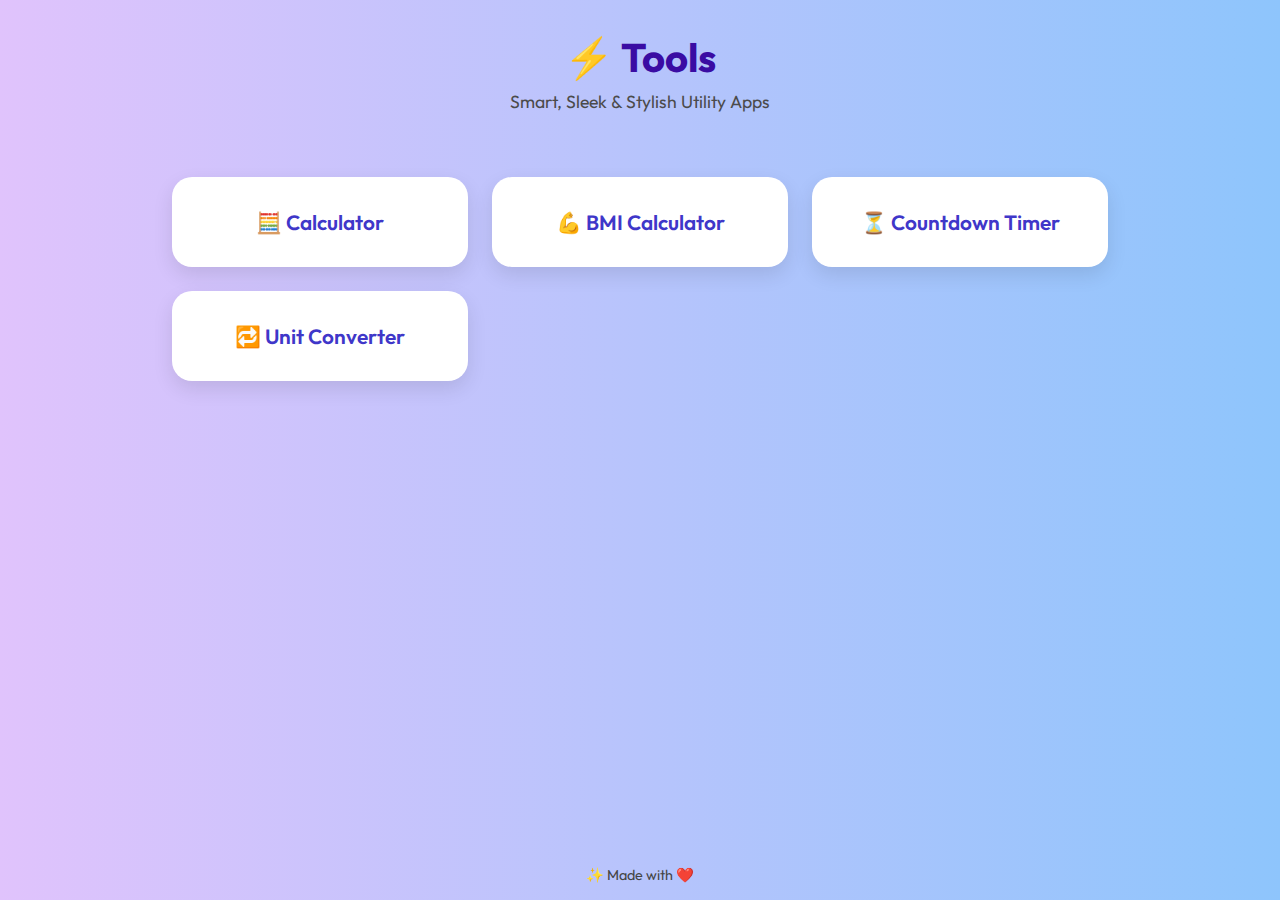
<file: index.html>
<!DOCTYPE html>
<html lang="en">
<head>
  <meta charset="UTF-8" />
  <meta name="viewport" content="width=device-width, initial-scale=1.0"/>
  <title>Mini JavaScript Tools</title>
  <link rel="stylesheet" href="style.css" />
  <link href="https://fonts.googleapis.com/css2?family=Outfit:wght@400;600&display=swap" rel="stylesheet">
</head>
<body>
  <header>
    <h1>⚡ Tools </h1>
    <p>Smart, Sleek & Stylish Utility Apps</p>
    
  </header>

  <div class="tools-grid">
    <a href="calculator.html" class="tool-card">🧮 Calculator</a>
    <a href="bmi.html" class="tool-card">💪 BMI Calculator</a>
    <a href="timer.html" class="tool-card">⏳ Countdown Timer</a>
    <a href="converter.html" class="tool-card">🔁 Unit Converter</a>
  </div>

  <footer>
    <p>✨ Made with ❤️</p>
  </footer>
 
</body>
</html>
</file>
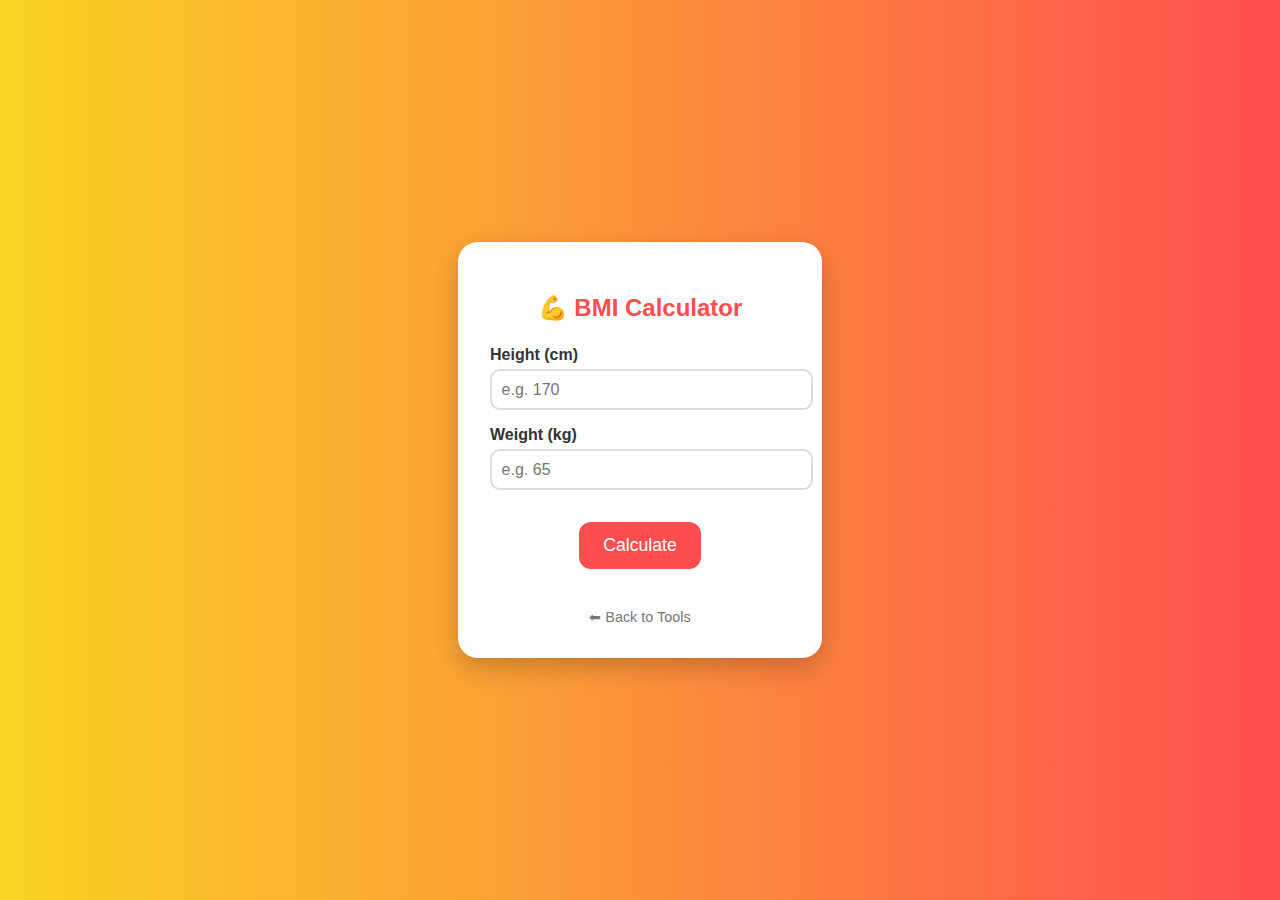
<file: bmi.html>
<!DOCTYPE html>
<html lang="en">
<head>
  <meta charset="UTF-8" />
  <meta name="viewport" content="width=device-width, initial-scale=1.0"/>
  <title>BMI Calculator</title>
  <link rel="stylesheet" href="bmi.css" />
</head>
<body>
  <div class="bmi-container">
    <h2>💪 BMI Calculator</h2>
    <div class="input-group">
      <label>Height (cm)</label>
      <input type="number" id="height" placeholder="e.g. 170" />
    </div>
    <div class="input-group">
      <label>Weight (kg)</label>
      <input type="number" id="weight" placeholder="e.g. 65" />
    </div>
    <button onclick="calculateBMI()">Calculate</button>
    <div class="result" id="result"></div>
    <a href="index.html" class="back-btn">⬅ Back to Tools</a>
  </div>

  <script src="bmi.js"></script>
</body>
</html>
</file>
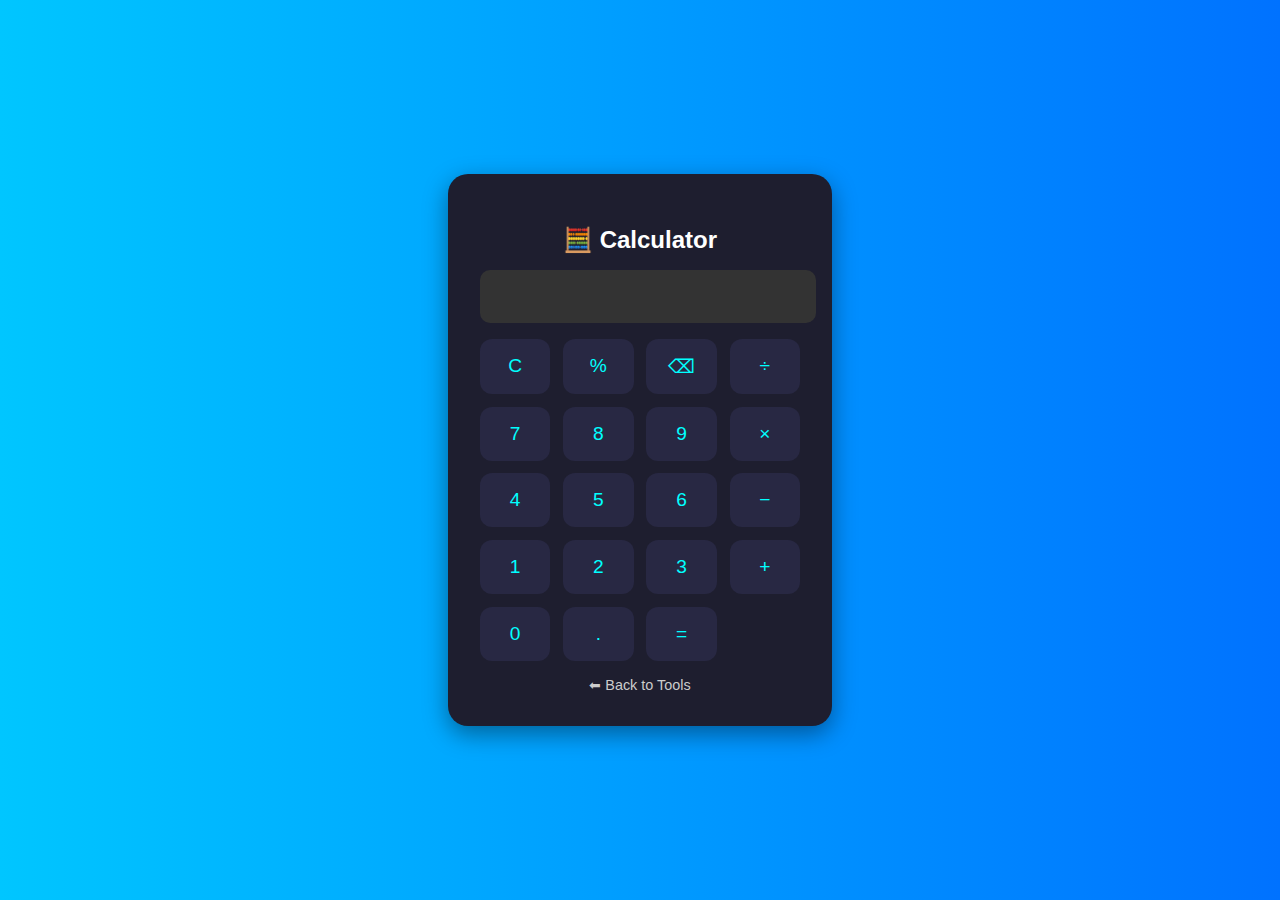
<file: calculator.html>
<!DOCTYPE html>
<html lang="en">
<head>
  <meta charset="UTF-8" />
  <meta name="viewport" content="width=device-width, initial-scale=1.0"/>
  <title>Calculator</title>
  <link rel="stylesheet" href="calculator.css" />
</head>
<body>
  <div class="calculator-container">
    <h2>🧮 Calculator</h2>
    <input type="text" id="display" disabled />
    <div class="buttons">
      <button onclick="clearDisplay()">C</button>
      <button onclick="appendValue('%')">%</button>
      <button onclick="backspace()">⌫</button>
      <button onclick="appendValue('/')">÷</button>

      <button onclick="appendValue('7')">7</button>
      <button onclick="appendValue('8')">8</button>
      <button onclick="appendValue('9')">9</button>
      <button onclick="appendValue('*')">×</button>

      <button onclick="appendValue('4')">4</button>
      <button onclick="appendValue('5')">5</button>
      <button onclick="appendValue('6')">6</button>
      <button onclick="appendValue('-')">−</button>

      <button onclick="appendValue('1')">1</button>
      <button onclick="appendValue('2')">2</button>
      <button onclick="appendValue('3')">3</button>
      <button onclick="appendValue('+')">+</button>

      <button onclick="appendValue('0')">0</button>
      <button onclick="appendValue('.')">.</button>
      <button onclick="calculate()">=</button>
    </div>
    <a href="index.html" class="back-btn">⬅ Back to Tools</a>
  </div>

  <script src="calculator.js"></script>
</body>
</html>
</file>
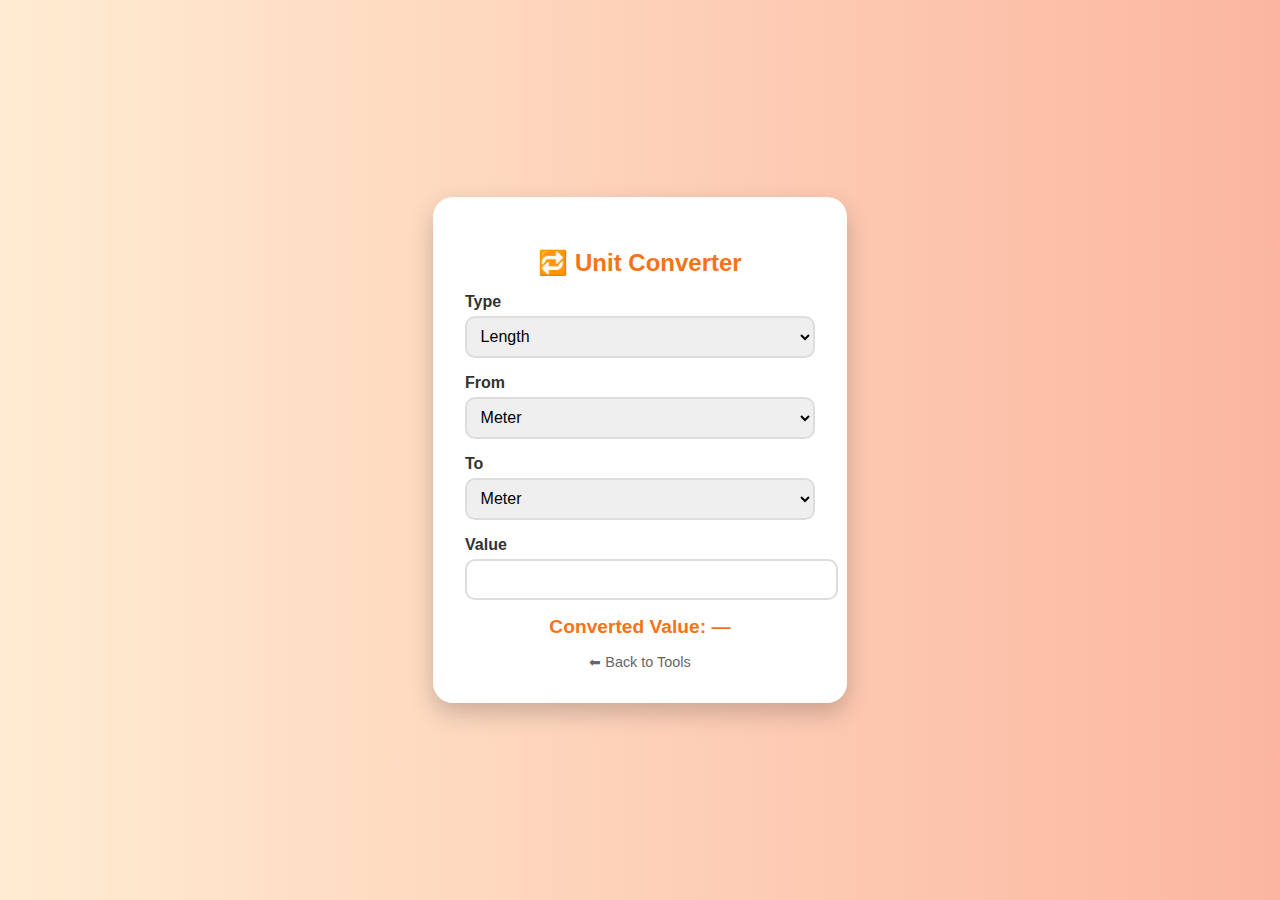
<file: converter.html>
<!DOCTYPE html>
<html lang="en">
<head>
  <meta charset="UTF-8" />
  <meta name="viewport" content="width=device-width, initial-scale=1.0"/>
  <title>Unit Converter</title>
  <link rel="stylesheet" href="converter.css" />
</head>
<body>
  <div class="converter-container">
    <h2>🔁 Unit Converter</h2>

    <div class="input-group">
      <label for="type">Type</label>
      <select id="type" onchange="updateUnits()">
        <option value="length">Length</option>
        <option value="weight">Weight</option>
        <option value="temp">Temperature</option>
      </select>
    </div>

    <div class="input-group">
      <label>From</label>
      <select id="fromUnit"></select>
    </div>

    <div class="input-group">
      <label>To</label>
      <select id="toUnit"></select>
    </div>

    <div class="input-group">
      <label>Value</label>
      <input type="number" id="inputValue" oninput="convert()" />
    </div>

    <div class="result" id="result">Converted Value: —</div>
    <a href="index.html" class="back-btn">⬅ Back to Tools</a>
  </div>

  <script src="converter.js"></script>
</body>
</html>
</file>
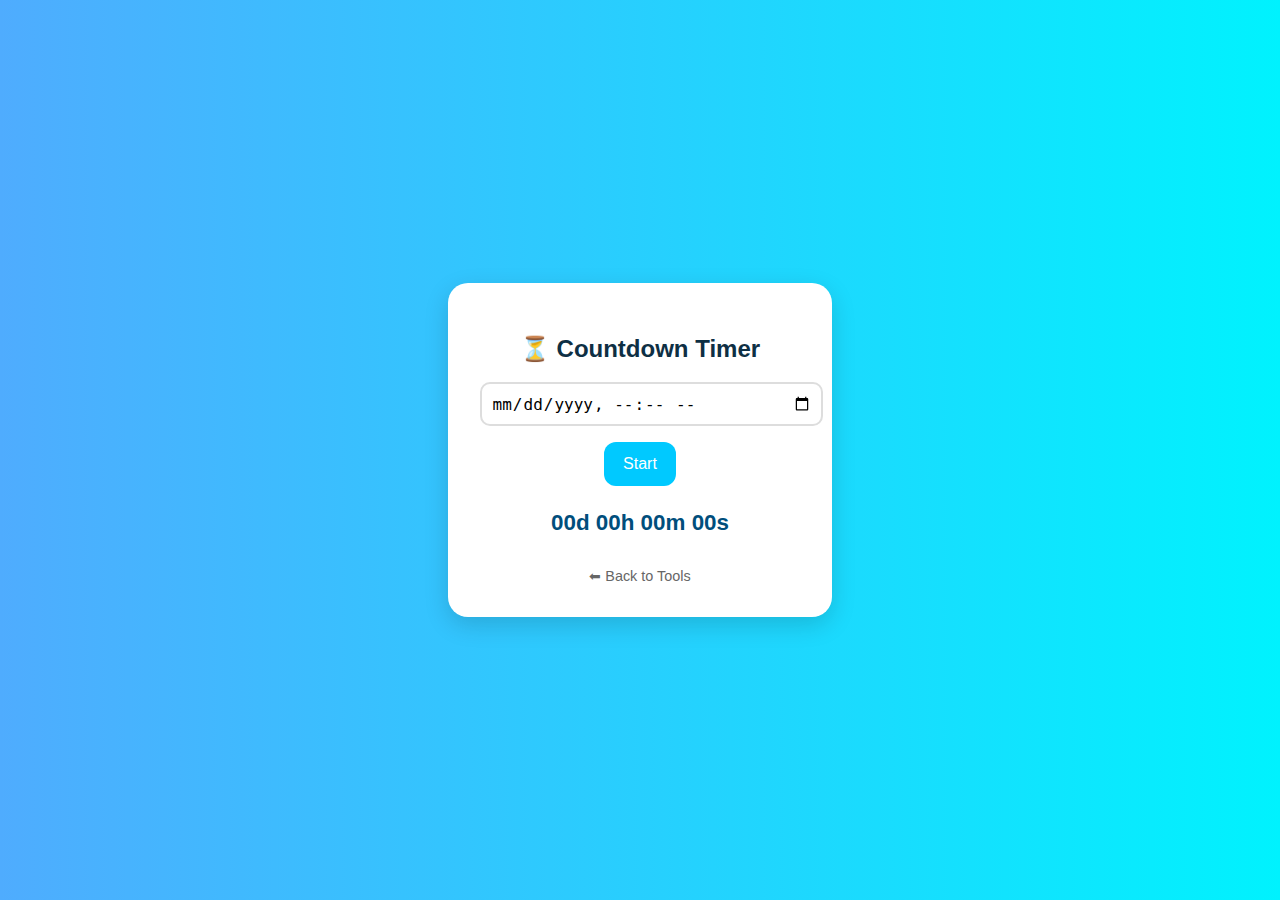
<file: timer.html>
<!DOCTYPE html>
<html lang="en">
<head>
  <meta charset="UTF-8" />
  <meta name="viewport" content="width=device-width, initial-scale=1.0"/>
  <title>Countdown Timer</title>
  <link rel="stylesheet" href="timer.css" />
</head>
<body>
  <div class="timer-container">
    <h2>⏳ Countdown Timer</h2>
    <input type="datetime-local" id="datetime" />
    <button onclick="startCountdown()">Start</button>
    <div class="countdown" id="countdown">
      <span id="days">00</span>d
      <span id="hours">00</span>h
      <span id="minutes">00</span>m
      <span id="seconds">00</span>s
    </div>
    <div class="message" id="message"></div>
    <a href="../index.html" class="back-btn">⬅ Back to Tools</a>
  </div>

  <script src="timer.js"></script>
</body>
</html>
</file>
<file: style.css>
* {
  margin: 0;
  padding: 0;
  box-sizing: border-box;
}

body {
  font-family: 'Outfit', sans-serif;
  background: linear-gradient(to right, #e0c3fc, #8ec5fc);
  color: #333;
  min-height: 100vh;
  display: flex;
  flex-direction: column;
  align-items: center;
}

header {
  text-align: center;
  padding: 2rem 1rem;
}

header h1 {
  font-size: 2.5rem;
  color: #3a0ca3;
}

header p {
  margin-top: 0.5rem;
  font-size: 1.1rem;
  color: #4b4b4b;
}

.tools-grid {
  display: grid;
  grid-template-columns: repeat(auto-fit, minmax(250px, 1fr));
  gap: 1.5rem;
  width: 90%;
  max-width: 1000px;
  padding: 2rem;
}

.tool-card {
  background: white;
  padding: 2rem;
  border-radius: 20px;
  text-align: center;
  font-size: 1.3rem;
  font-weight: 600;
  text-decoration: none;
  color: #3f37c9;
  box-shadow: 0 8px 20px rgba(0, 0, 0, 0.1);
  transition: transform 0.2s ease, box-shadow 0.2s ease;
}

.tool-card:hover {
  transform: scale(1.05);
  box-shadow: 0 10px 25px rgba(0, 0, 0, 0.15);
}

footer {
  margin-top: auto;
  padding: 1rem;
  text-align: center;
  font-size: 0.9rem;
  color: #444;
}
</file>
<file: bmi.css>
body {
  margin: 0;
  font-family: 'Outfit', sans-serif;
  background: linear-gradient(to right, #f9d423, #ff4e50);
  display: flex;
  justify-content: center;
  align-items: center;
  height: 100vh;
}

.bmi-container {
  background: #fff;
  padding: 2rem;
  border-radius: 20px;
  box-shadow: 0 10px 25px rgba(0, 0, 0, 0.2);
  width: 300px;
  text-align: center;
}

h2 {
  color: #ff4e50;
  margin-bottom: 1.5rem;
}

.input-group {
  margin-bottom: 1rem;
  text-align: left;
}

label {
  display: block;
  font-weight: 600;
  color: #333;
}

input {
  width: 100%;
  padding: 0.6rem;
  border: 2px solid #ddd;
  border-radius: 10px;
  margin-top: 0.3rem;
  font-size: 1rem;
}

button {
  margin-top: 1rem;
  padding: 0.8rem 1.5rem;
  border: none;
  border-radius: 12px;
  background: #ff4e50;
  color: white;
  font-size: 1.1rem;
  cursor: pointer;
  transition: 0.2s;
}

button:hover {
  background: #ff6e7f;
  box-shadow: 0 0 10px #fff;
}

.result {
  margin-top: 1.5rem;
  font-size: 1.2rem;
  font-weight: 600;
  color: #333;
}

.back-btn {
  display: inline-block;
  margin-top: 1rem;
  color: #777;
  text-decoration: none;
  font-size: 0.9rem;
}

.back-btn:hover {
  color: #000;
}
</file>
<file: calculator.css>
body {
  font-family: 'Outfit', sans-serif;
  background: linear-gradient(to right, #00c6ff, #0072ff);
  display: flex;
  justify-content: center;
  align-items: center;
  height: 100vh;
  margin: 0;
}

.calculator-container {
  background: #1e1e2f;
  padding: 2rem;
  border-radius: 20px;
  box-shadow: 0 8px 25px rgba(0, 0, 0, 0.4);
  text-align: center;
  width: 320px;
}

.calculator-container h2 {
  color: #fff;
  margin-bottom: 1rem;
}

#display {
  width: 100%;
  font-size: 2rem;
  padding: 0.5rem;
  margin-bottom: 1rem;
  border: none;
  border-radius: 10px;
  text-align: right;
  background: #333;
  color: #0ff;
}

.buttons {
  display: grid;
  grid-template-columns: repeat(4, 1fr);
  gap: 0.8rem;
}

button {
  padding: 1rem;
  font-size: 1.2rem;
  border: none;
  border-radius: 12px;
  background: #282843;
  color: #0ff;
  transition: all 0.2s ease;
  cursor: pointer;
}

button:hover {
  background: #0ff;
  color: #282843;
  box-shadow: 0 0 10px #0ff, 0 0 20px #0ff;
}

.back-btn {
  display: inline-block;
  margin-top: 1rem;
  color: #ccc;
  text-decoration: none;
  font-size: 0.9rem;
}

.back-btn:hover {
  color: #0ff;
}
</file>
<file: converter.css>
body {
  margin: 0;
  font-family: 'Outfit', sans-serif;
  background: linear-gradient(to right, #ffecd2, #fcb69f);
  display: flex;
  justify-content: center;
  align-items: center;
  height: 100vh;
}

.converter-container {
  background: #fff;
  padding: 2rem;
  border-radius: 20px;
  box-shadow: 0 10px 25px rgba(0, 0, 0, 0.2);
  width: 350px;
  text-align: center;
}

h2 {
  color: #f97316;
  margin-bottom: 1rem;
}

.input-group {
  margin-bottom: 1rem;
  text-align: left;
}

label {
  font-weight: 600;
  display: block;
  margin-bottom: 0.3rem;
  color: #333;
}

input, select {
  width: 100%;
  padding: 0.6rem;
  border-radius: 10px;
  border: 2px solid #ddd;
  font-size: 1rem;
}

.result {
  margin-top: 1rem;
  font-size: 1.2rem;
  font-weight: 600;
  color: #f97316;
}

.back-btn {
  display: inline-block;
  margin-top: 1rem;
  color: #666;
  text-decoration: none;
  font-size: 0.9rem;
}

.back-btn:hover {
  color: #000;
}
</file>
<file: timer.css>
body {
  margin: 0;
  font-family: 'Outfit', sans-serif;
  background: linear-gradient(to right, #4facfe, #00f2fe);
  display: flex;
  justify-content: center;
  align-items: center;
  height: 100vh;
}

.timer-container {
  background: #ffffff;
  padding: 2rem;
  border-radius: 20px;
  box-shadow: 0 8px 25px rgba(0, 0, 0, 0.15);
  text-align: center;
  width: 320px;
}

h2 {
  color: #0e2f44;
  margin-bottom: 1.2rem;
}

input[type="datetime-local"] {
  padding: 0.6rem;
  font-size: 1rem;
  width: 100%;
  border-radius: 10px;
  border: 2px solid #ddd;
  margin-bottom: 1rem;
}

button {
  padding: 0.8rem 1.2rem;
  font-size: 1rem;
  background: #00c9ff;
  color: white;
  border: none;
  border-radius: 12px;
  cursor: pointer;
  transition: 0.2s;
}

button:hover {
  background: #005bea;
  box-shadow: 0 0 10px #00f2fe;
}

.countdown {
  margin-top: 1.5rem;
  font-size: 1.4rem;
  font-weight: bold;
  color: #004e7c;
}

.message {
  margin-top: 1rem;
  font-size: 1.2rem;
  color: #ff2e63;
  font-weight: 600;
}

.back-btn {
  display: inline-block;
  margin-top: 1rem;
  color: #666;
  text-decoration: none;
  font-size: 0.9rem;
}

.back-btn:hover {
  color: #000;
}
</file>
